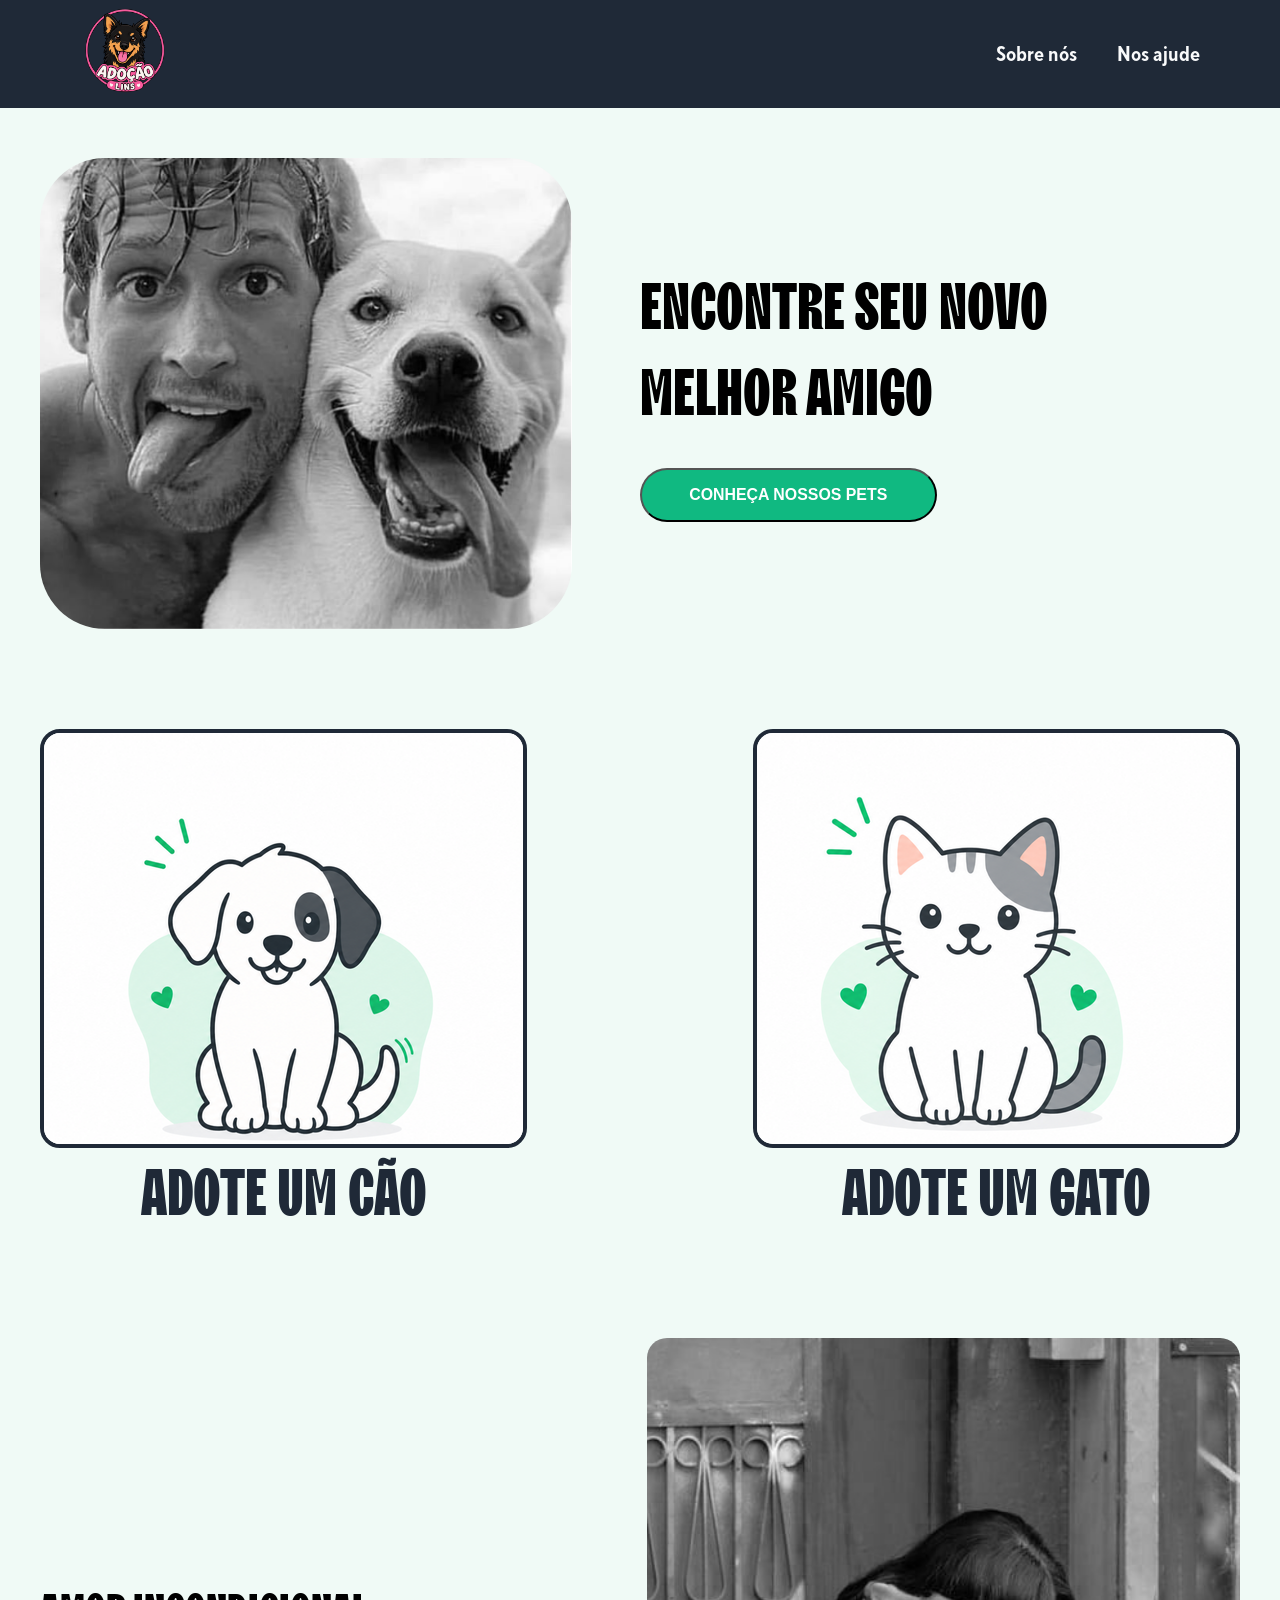
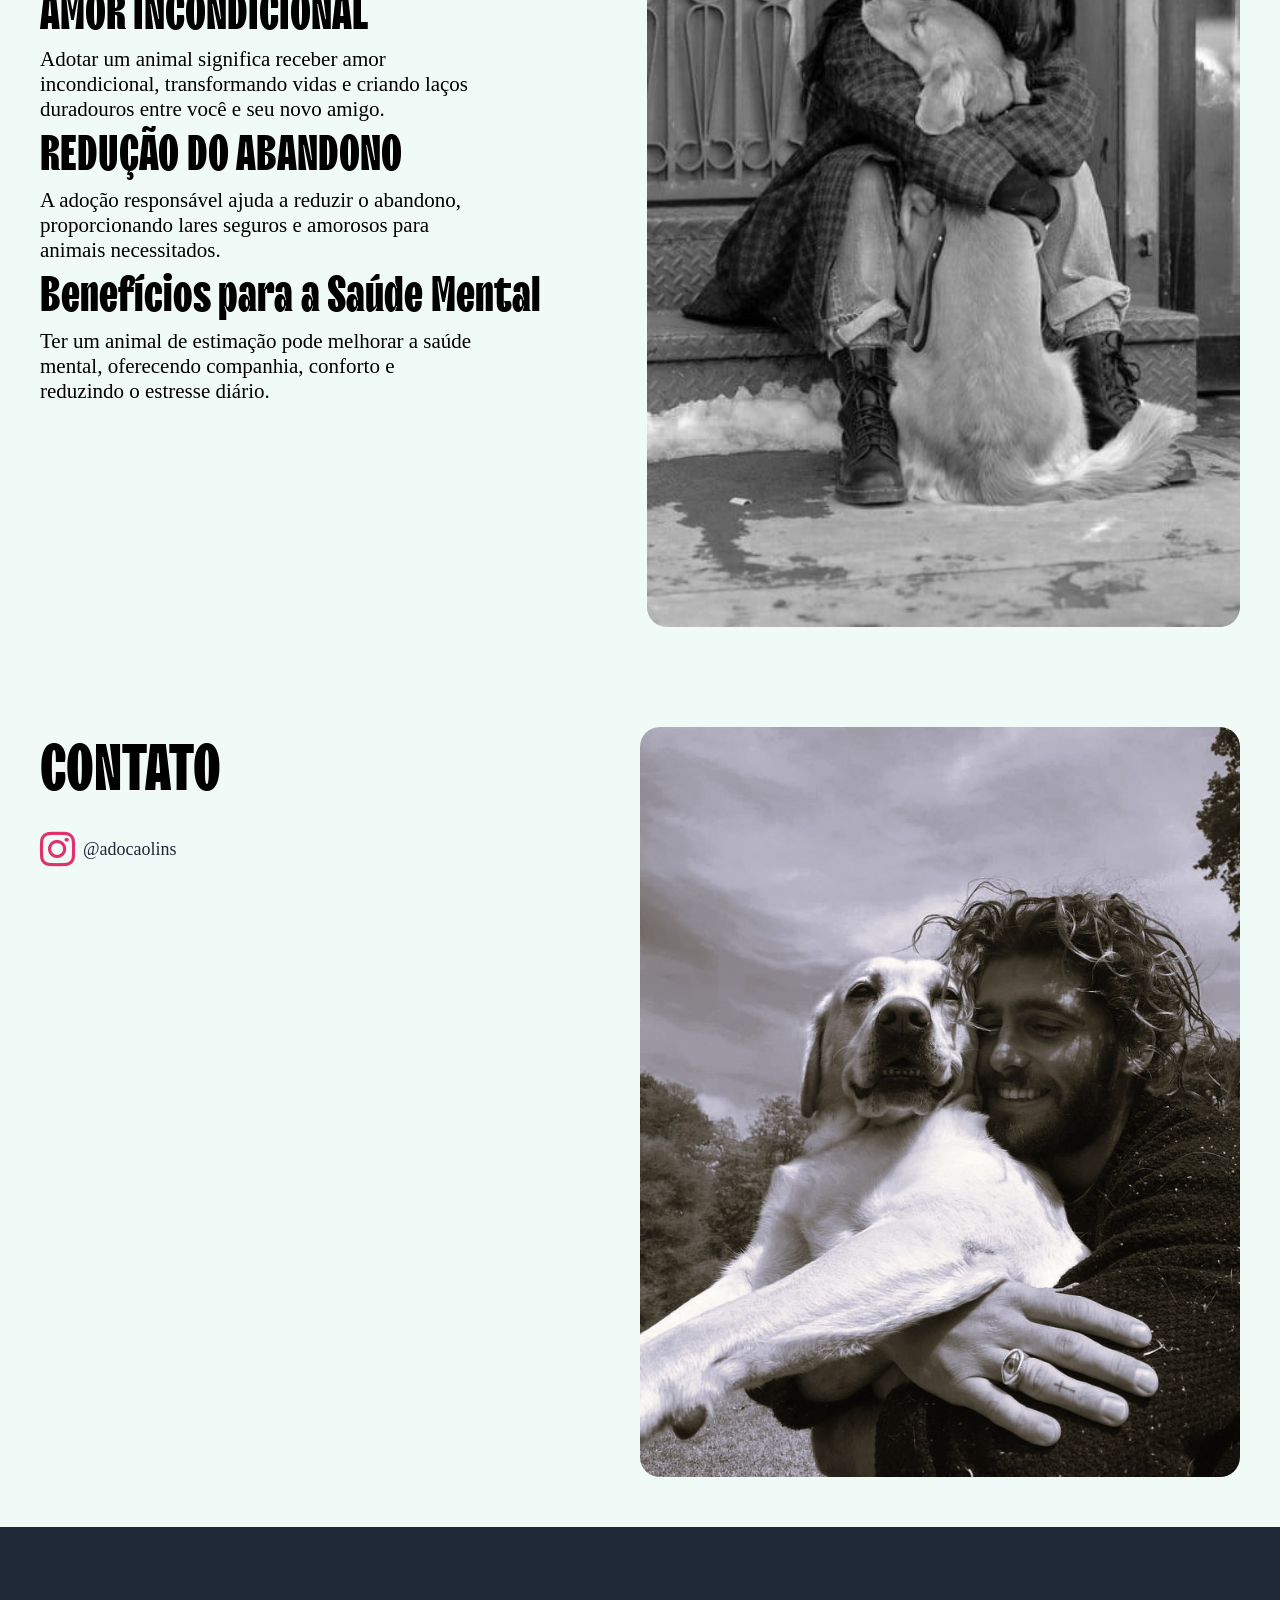
<file: index.html>
<!doctype html>
<html lang="pt-BR">

<head>
  <meta charset="UTF-8" />
  <meta name="viewport" content="width=device-width, initial-scale=1.0" />
  <link rel="stylesheet" href="./src/styles/index.css" />
  <link rel="stylesheet" href="https://cdnjs.cloudflare.com/ajax/libs/font-awesome/6.7.2/css/all.min.css">
  <title>Adoção Lins</title>
</head>

<body>

  <header>
    <a href="index.html">
      <img src="./src/img/ChatGPT Image 14 de ago. de 2026, 00_19_13.png" alt="logo da adoção lins" class="logo">
    </a>
    <nav>
      <a href="./sobrenos.html" class="anav"><b>Sobre nós</b></a>
      <a href="#" class="anav"><b>Nos ajude</b></a>
    </nav>

  </header>

  <main>
    <section>
      <div class="container hero">
        <img src="./src/img/Your paragraph text.png" alt="foto de um homem e seu cachorro fazendo poses"
          class="hero-img">

        <div class="text-hero">

          <h1><b>ENCONTRE SEU NOVO <br>MELHOR AMIGO</b></h1>
          <a href="#adocao"><button class="btn">CONHEÇA NOSSOS PETS</button></a>

        </div>

      </div>

    </section>

    <section id="adocao">
      <div class="container adocao">
        <div class="dog petsad">
          <a href="#">
            <img src="./src/img/dogadcao.png" class="imgpet" alt="">
            <h1>ADOTE UM CÃO</h1>
          </a>
        </div>

        <div class="cat petsad">
          <a href="#">
            <img src="./src/img/catadocao.png" class="imgpet" alt="">
            <h1>ADOTE UM GATO</h1>
          </a>
        </div>

      </div>

    </section>

    <section>
      <div class="container text-section">
        <div class="text">
          <div>
            <h1>AMOR INCONDICIONAL</h1>
            <p>Adotar um animal significa receber amor<br> incondicional, transformando vidas e criando laços<br>
              duradouros entre você e seu novo amigo.</p>
          </div>

          <div>
            <h1>REDUÇÃO DO ABANDONO</h1>
            <p>A adoção responsável ajuda a reduzir o abandono,<br> proporcionando lares seguros e amorosos para<br>
              animais necessitados.</p>
          </div>

          <div>
            <h1>Benefícios para a Saúde Mental</h1>
            <p>Ter um animal de estimação pode melhorar a saúde<br> mental, oferecendo companhia, conforto e<br>
              reduzindo
              o estresse diário.</p>
          </div>

        </div>


        <div class="imghug">
          <img class="imgmenina" src="./src/img/meninacomseucachorro.png" alt="menina abrçada com o cachorro">
        </div>
      </div>

    </section>

    <section>
      <div class="container contato">
        <div class="textcontato">
          <h1>CONTATO</h1>
          <a href="https://www.instagram.com/adocaolins/" target="_blank" class="insta">
            <i class="fa-brands fa-instagram"></i>
            @adocaolins
          </a>

        </div>

        <div class="Imagecontato">
          <img src="./src/img/imagecontato.png" alt="dono abraçado com seu cão">

        </div>

      </div>
    </section>
  </main>
  <footer class="footer">

  </footer>

</body>

</html>
</file>
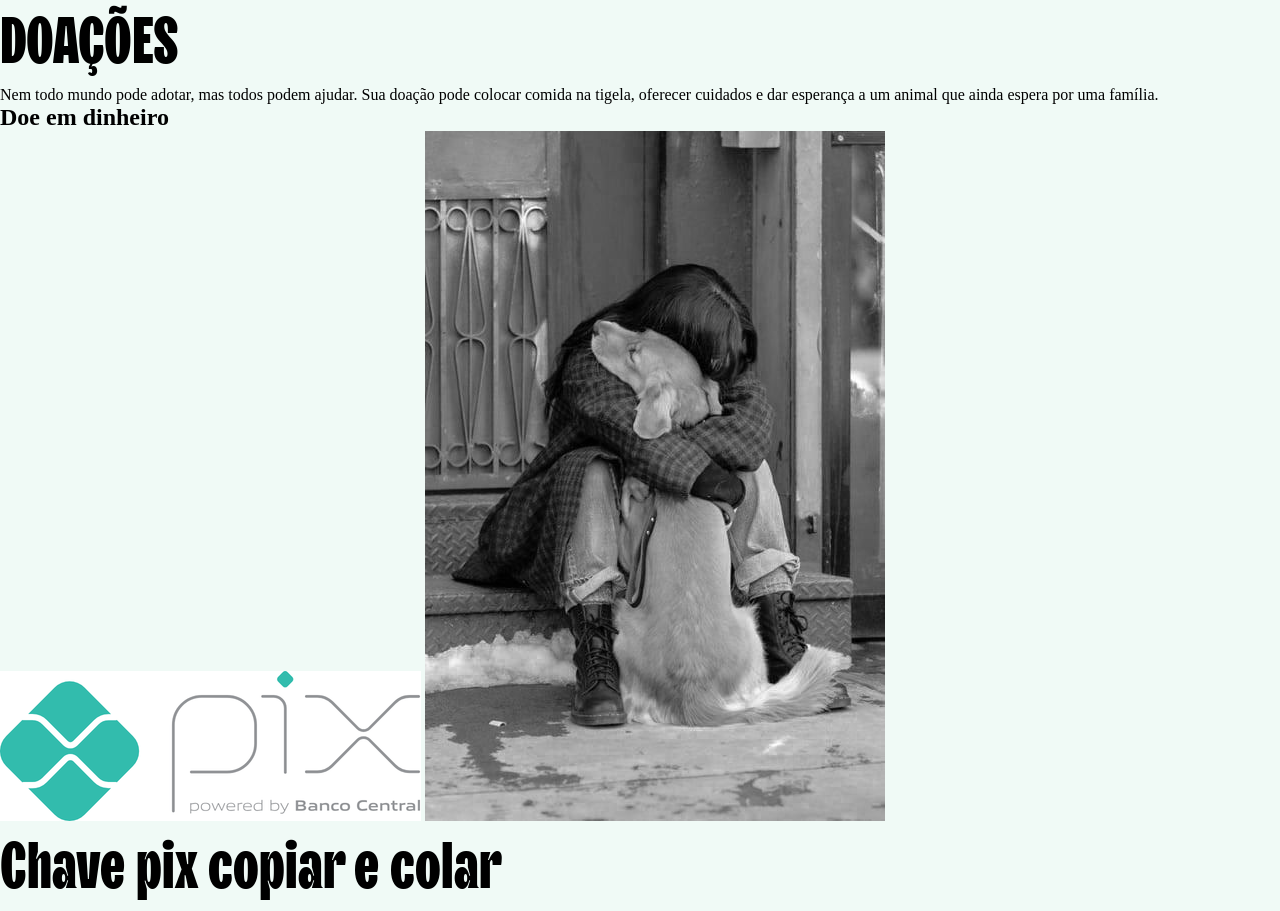
<file: adoçao.html>
<!DOCTYPE html>
<html lang="en">
<head>
    <meta charset="UTF-8">
    <meta name="viewport" content="width=device-width, initial-scale=1.0">
    <link rel="stylesheet" href="index.html">
     <link rel="stylesheet" href="./src/styles/index.css" />
</head>
<body>
    <div class="card-doacao">
        <h1>DOAÇÕES</h1>
        <P>Nem todo mundo pode adotar, mas todos podem ajudar. Sua doação pode colocar comida na tigela, oferecer cuidados e dar esperança a um animal que ainda espera por uma família.</P>
        <h2 class="destaque">Doe em dinheiro</h2>
        <div class="base">
            <img src="src/img/img-doacao/pigix.png" alt="simbolo do pix">
            <img src="src/img/meninacomseucachorro.png" alt="Qr cod">
            <h1 class="colar">Chave pix copiar e colar</h1>
        </div>
    </div>
</body>
</html>
</file>
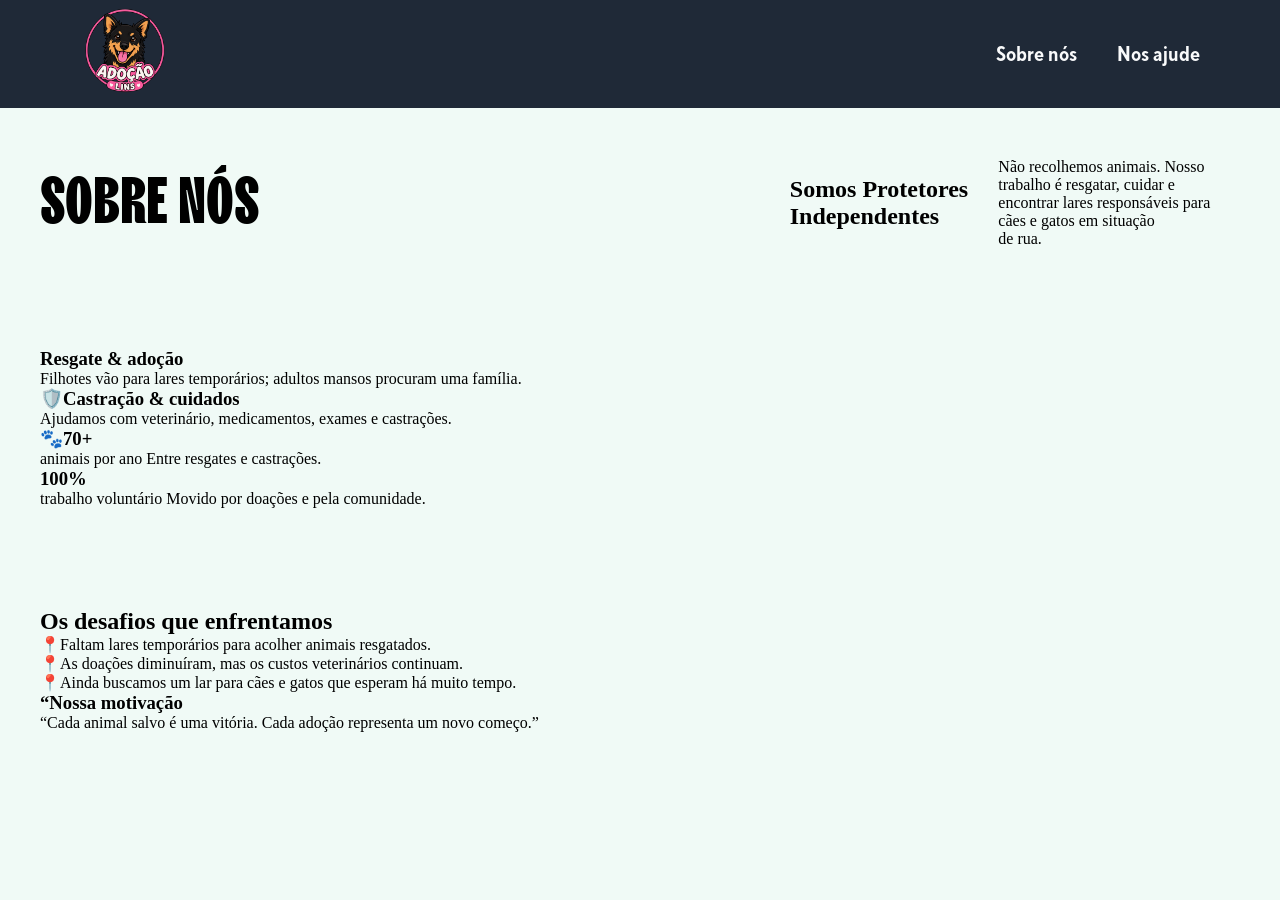
<file: sobrenos.html>
<!DOCTYPE html>
<html lang="pt-BR">

<head>
    <meta charset="UTF-8">
    <meta name="viewport" content="width=device-width, initial-scale=1.0">
    <link rel="stylesheet" href="./src/styles/sobrenos.css">
    <title>Sobre Nós</title>
</head>

<body>

    <header>
        <a href="index.html">
            <img src="./src/img/ChatGPT Image 14 de ago. de 2026, 00_19_13.png" alt="logo da adoção lins" class="logo">
        </a>
        <nav>
            <a href="#" class="anav"><b>Sobre nós</b></a>
            <a href="#" class="anav"><b>Nos ajude</b></a>
        </nav>

    </header>


    <main>

        <section >
            <div class="container">
                <div class="hero-sobre">
                    <h1>SOBRE NÓS</h1>
                <h2>Somos Protetores Independentes</h2>
                <p>Não recolhemos animais. Nosso trabalho é resgatar, cuidar e<br> encontrar lares responsáveis para
                    cães e
                    gatos em situação<br> de rua.
                </p>
                </div>
                
            </div>
        </section>


        <section class="cards-info">
            <div class="container">
                <div class="card-resgate">
                    <h3>Resgate & adoção</h3>
                    <p>Filhotes vão para lares temporários; adultos mansos procuram uma família.</p>
                </div>

                <div class="card-castracao">
                    <h3>🛡️Castração & cuidados</h3>
                    <p>Ajudamos com veterinário, medicamentos, exames e castrações.</p>
                </div>

                <div class="card-numero-animais">
                    <h3>🐾70+</h3>
                    <p>animais por ano
                        Entre resgates e castrações.</p>
                </div>

                <div class="card-voluntariado">
                    <h3>100%
                    </h3>
                    <p>trabalho voluntário
                        Movido por doações e pela comunidade.</p>
                </div>
            </div>
        </section>


        <section class="desafios">
            <div class="container">
                <div class="desafios-lista">
                    <h2>Os desafios que enfrentamos
                    </h2>
                    <p>📍Faltam lares temporários para acolher animais resgatados.<br>
                        📍As doações diminuíram, mas os custos veterinários continuam.<br>
                        📍Ainda buscamos um lar para cães e gatos que esperam há muito tempo.</p>
                </div>
                <div class="desafios-motivacao">
                    <h3>“Nossa motivação</h3>
                    <p>“Cada animal salvo é uma vitória.
                        Cada adoção representa um novo começo.”</p>
                </div>
            </div>
        </section>


        <section class="carrosel">
            <div class="container">
                <div class="carrosel-item">
                    <img>
                </div>
            </div>
        </section>

    </main>
    <footer>

    </footer>
</body>

</html>
</file>
<file: src/styles/index.css>
* {
    margin: 0;
    padding: 0;
    box-sizing: border-box;

}

@font-face {
    font-family: TT Trailers Trial Black;
    src: url(../fonts/tt_trailers/TT\ Trailers\ Trial\ Black.ttf) format("truetype");

}

@font-face {
    font-family: TT-Norms-Std-Trial-Condensed-Bold;
    src: url(../fonts/tt-norms-std-condensed-font-family/TT-Norms-Std-Trial-Condensed-Bold.otf) format("opentype");
}


body {
    background-color: #f0faf6;
}

h1 {
    width: 100%;
    font-family: TT Trailers Trial Black;
    font-size: 66px;
}

header {
    height: 108.2px;
    width: 100%;
    background-color: #1f2937;

    display: grid;
    grid-template-columns: 1fr auto;
    align-items: center;

    padding: 0 80px;
}
section {
    display: flex;
    justify-content: center;
}
.container {
    width: 100%;
    max-width: 1200px;
    padding: 50px 0;
    
}



.logo {
    margin: 0;
    width: 89.7px;
    height: 89.7px;
}
.logo:hover{
    transform: scale(1.05);
}
nav {
    display: grid;
    grid-auto-flow: column;
    gap: 40px;
}

nav a {
    font-family: TT-Norms-Std-Trial-Condensed-Bold;
    color: #F9FAFB;
    text-decoration: none;
    font-size: 21px;
    font-weight: 500;
}

nav a:hover{
    transform: scale(1.05);
    opacity: 0.8;
}

.hero {
    display: grid;
    grid-template-columns: 50% 50%;
    justify-content: center;
    align-items: center;
}

.hero-img {
    
    width: 531.8px;
    border-radius: 65px;
    justify-self: baseline;
    
}


.text-hero {

    display: grid;
    align-items: center;
    gap: 30px;

}

.btn {
    justify-self: start;
    
    background: #10B981;
    color: white;
    text-decoration: none;
    
    padding: 16px 28px;
    border-radius: 999px;
    width: 296.5px;
    
    font-size: 15.9px;
    font-weight: bold;
    
    cursor: pointer;
}
.btn:hover{
    transform: scale(1.05);
    opacity: 0.8;
}



/*----------------------------------------------segunda section-----------------------------------------------------------------------------------------------------*/


.adocao {
    display: grid;
    grid-template-columns: 50% 50%;
    justify-content: center;
    align-items: center;
}

.petsad{
    display: grid;
    justify-items: center; 
    align-items: center;
    
    gap: 10px;
}

.petsad a{
    cursor: pointer;
    text-decoration: none;
    color:#1f2937;
}

.petsad h1 {
    text-align:center;
}

.petsad img{
    border-radius: 20px;
    border:4px solid #1f2937;
}

.dog{
    justify-self: baseline;
}
.cat{

    justify-self: end;
}

.petsad a:hover {
    transform: scale(1.03);
    transition: transform .2s ease;
}

/*----------------------------------------terceira section----------------------------------------------------------------- */
    
.text-section{
    display: grid;
    grid-template-columns: 50% 50%;
    justify-content: center;
    align-items: center;
}
.text  {
    display: grid;
    grid-template-rows: 33.3% 33.3% 33.3%;
    margin-top: 20px;
}
.text h1{
    display: grid;
    font-size: 50px;
    
}
.text p{
    font-size: 21px;
}

.imghug{
    display: grid;
    justify-self: end;
    align-items: center;
   
    width: 593px;
}
.imgmenina{
    width: 100%;
    border-radius: 20px;
    justify-self: end;
}
.insta{
    display: flex;
    align-items: center;
    gap: 8px;
    color: #1f2937; 
    text-decoration: none;
    font-size: 18px;
}

.insta i{
    color: #E1306C;
    font-size: 40px;
}

.insta:hover{
    transform: scale(1.01);
    opacity: .8;
}


.contato{
    display: grid;
    grid-template-columns: 50% 50%;
    align-items: start; 
}
.textcontato{
    display: flex;
    flex-direction: column;
    align-items: flex-start; 
    justify-content: flex-start;
    gap: 16px;

}

.Imagecontato{
    width: 100%;
    display: grid;
    justify-self: end;
}
.Imagecontato img{
    justify-self: end;
    width: 100%;
    border-radius: 20px;
}
/*-------------------------------------footer------------------------*/

.footer{
    height: 30vh;
    width: 100%;
    background-color: #1f2937;


}
</file>
<file: src/styles/sobrenos.css>
* {
    margin: 0;
    padding: 0;
    box-sizing: border-box;

}

@font-face {
    font-family: TT Trailers Trial Black;
    src: url(../fonts/tt_trailers/TT\ Trailers\ Trial\ Black.ttf) format("truetype");

}

@font-face {
    font-family: TT-Norms-Std-Trial-Condensed-Bold;
    src: url(../fonts/tt-norms-std-condensed-font-family/TT-Norms-Std-Trial-Condensed-Bold.otf) format("opentype");
}


body {
    background-color: #f0faf6;
}

h1 {
    width: 100%;
    font-family: TT Trailers Trial Black;
    font-size: 66px;
}

header {
    height: 108.2px;
    width: 100%;
    background-color: #1f2937;

    display: grid;
    grid-template-columns: 1fr auto;
    align-items: center;

    padding: 0 80px;
}
.logo {
    margin: 0;
    width: 89.7px;
    height: 89.7px;
}
.logo:hover{
    transform: scale(1.05);
}
nav {
    display: grid;
    grid-auto-flow: column;
    gap: 40px;
}

nav a {
    font-family: TT-Norms-Std-Trial-Condensed-Bold;
    color: #F9FAFB;
    text-decoration: none;
    font-size: 21px;
    font-weight: 500;
}

nav a:hover{
    transform: scale(1.05);
    opacity: 0.8;
}
/*-------------------------------body----------------*/
section{
    display: flex;
    justify-content:center;


}
.container {
    width: 100%;
    max-width: 1200px;
    padding: 50px 0;
    
}




.hero-sobre{
    display: flex;
    justify-content: center;
    align-items: center;

}
</file>
